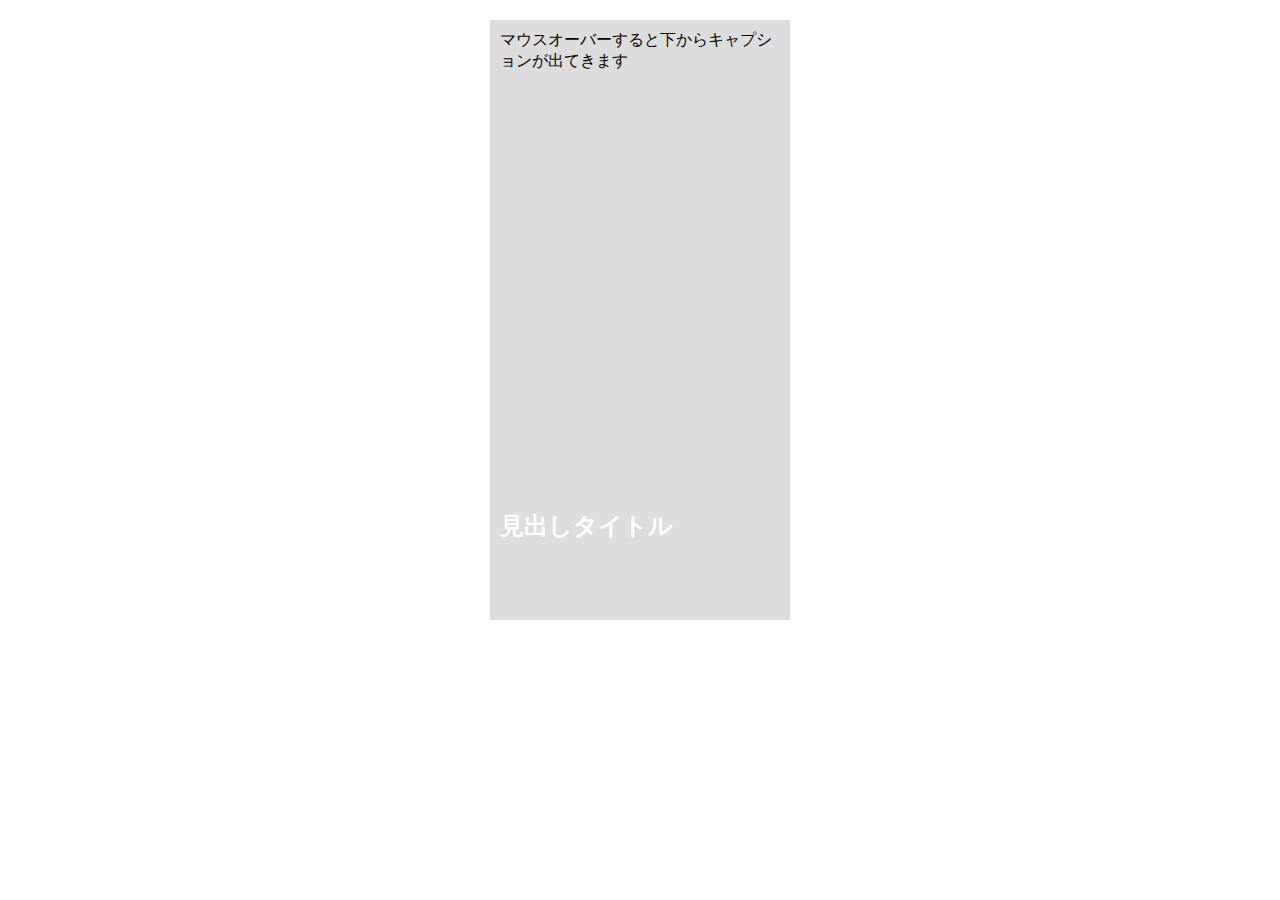
<file: hover/index.html>
<!DOCTYPE html>
<html lang="en">
<head>
    <meta charset="UTF-8">
    <meta name="viewport" content="width=device-width, initial-scale=1.0">
    <title>Document</title>
    <link rel="stylesheet" href="./style.css">
    <script src="https://code.jquery.com/jquery-3.7.1.js" 
        integrity="sha256-eKhayi8LEQwp4NKxN+CfCh+3qOVUtJn3QNZ0TciWLP4=" crossorigin="anonymous"></script>
</head>

<body>
    <div class="content">
        <p class="inner">マウスオーバーすると下からキャプションが出てきます</p>
        <!-- <p class="caption1">Caption</p> -->
        <h2 class="caption1">見出しタイトル</h2>

        <div class="Captionbox">
            <p class="Caption2">
                ダミーテキストダミーテキストダミーテキストダミーテキスト
                ダミーテキストダミーテキストダミーテキストダミーテキスト
                ダミーテキストダミーテキストダミーテキストダミーテキスト
                ダミーテキストダミーテキストダミーテキストダミーテキスト
            </p>
        </div>
    </div>

    <script src="./main.js"></script>
</body>

</html>
</file>
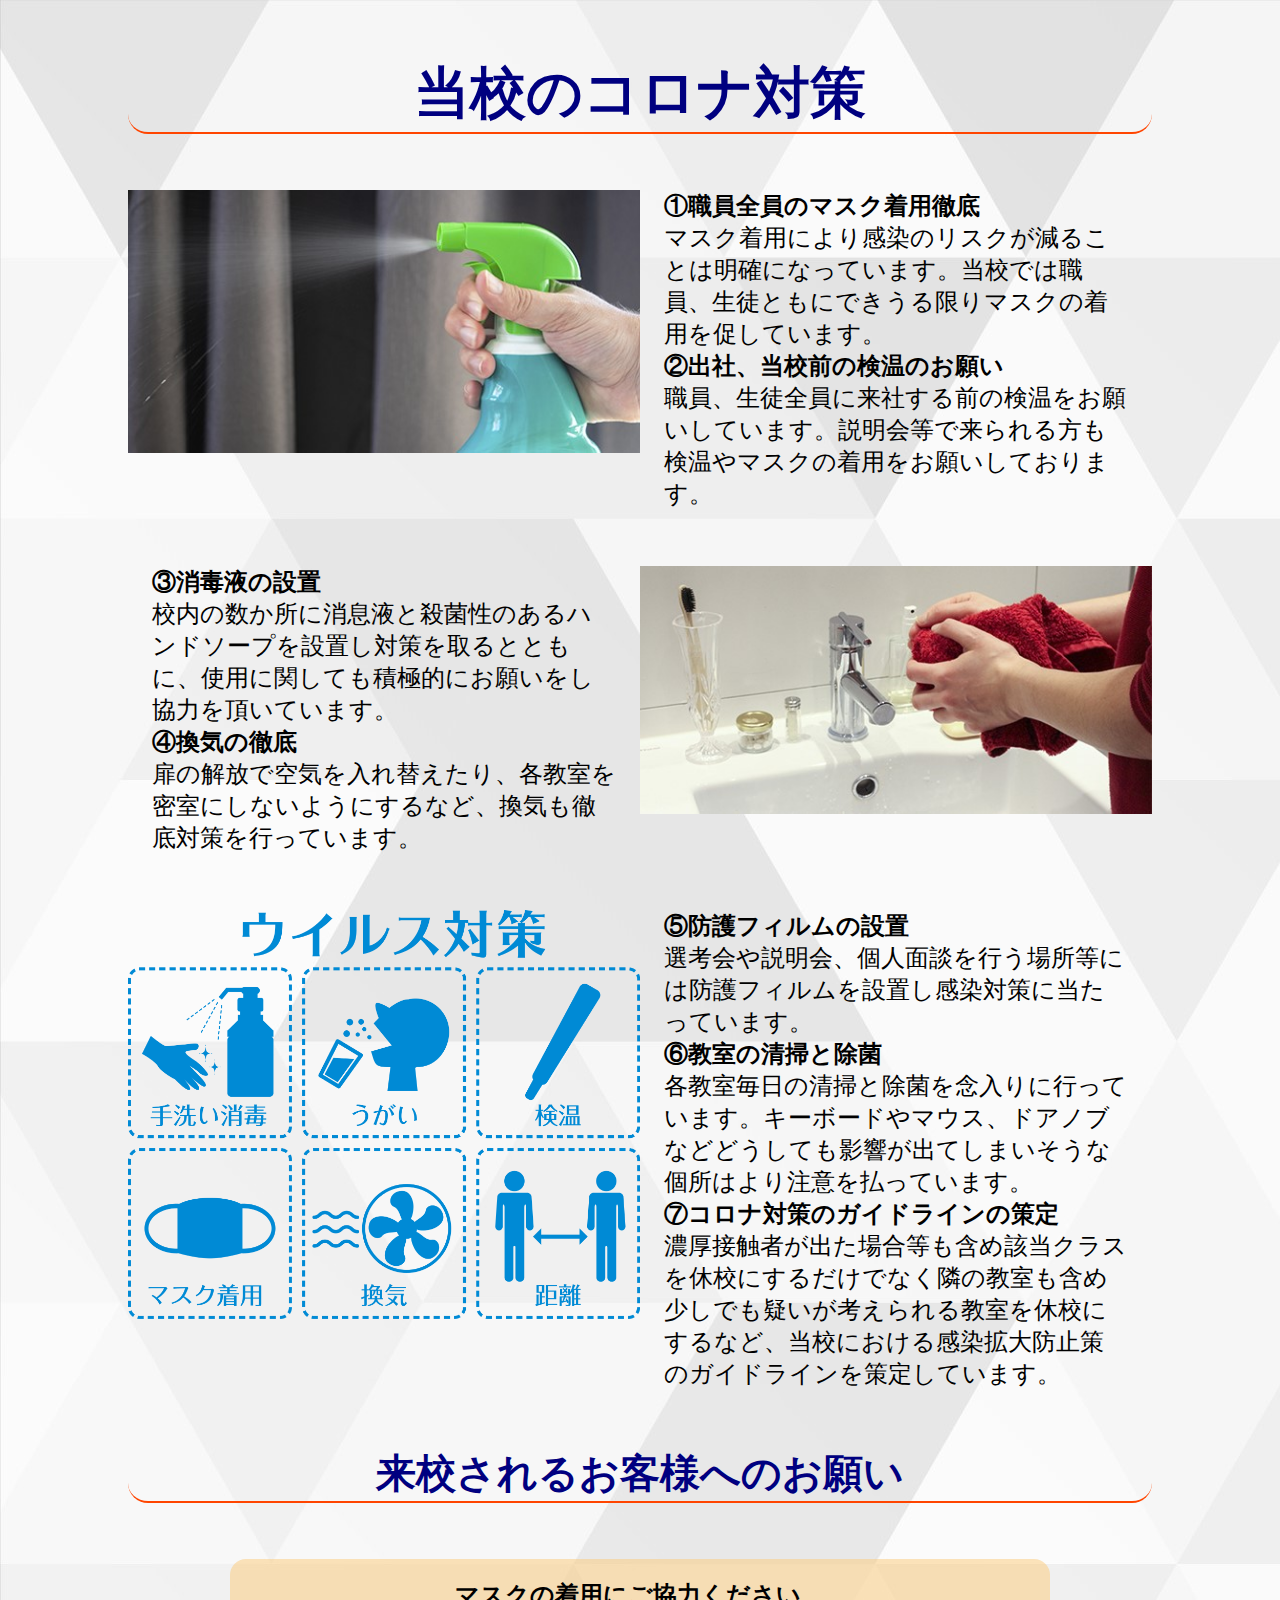
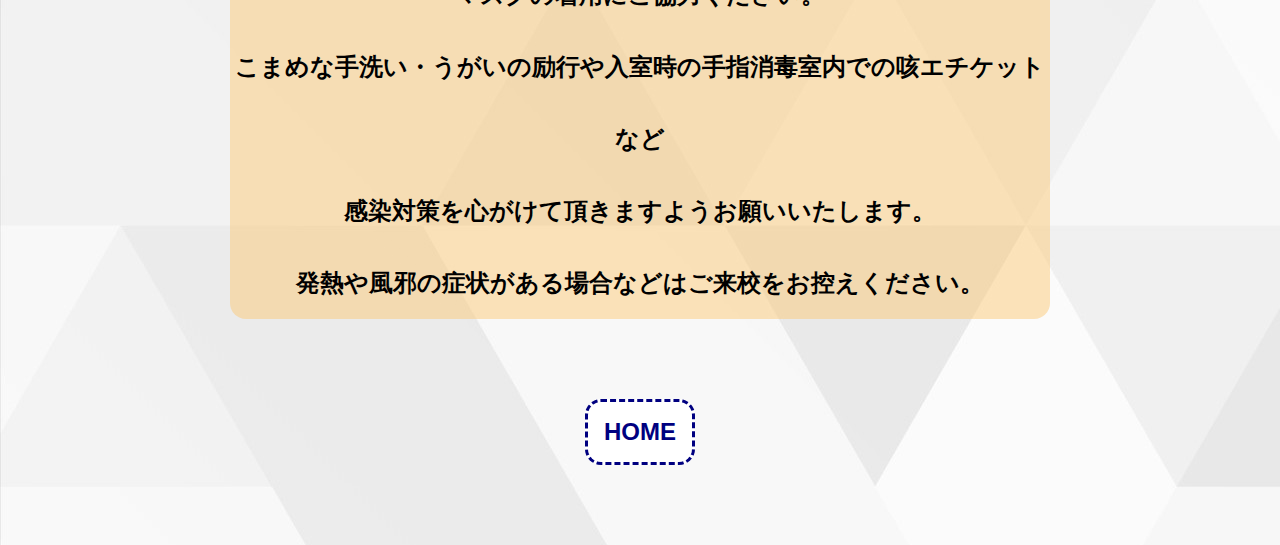
<file: covic.html>
<!DOCTYPE html>
<html lang="en">

<head>
    <meta charset="UTF-8">
    <meta name="viewport" content="width=device-width, initial-scale=1.0">
    <title>当校のコロナ対策について</title>
    <link rel="stylesheet" href="./covic.css">
</head>

<body>
    <div>
        <span></span>
        <span></span>
        <span></span>
    </div>
    <main>
        <section class="covic">
            <h1>当校のコロナ対策</h1>
            <div class="contentbox">
                <div class="content">
                    <div class="imagebox">
                        <img src="./img/covid1.jpg" alt="alt">
                    </div>
                    <div class="textarea">
                        <ul>
                            <li>
                                <h3>①職員全員のマスク着用徹底</h3>
                                <ul>
                                    <li>マスク着用により感染のリスクが減ることは明確になっています。当校では職員、生徒ともにできうる限りマスクの着用を促しています。</li>
                                </ul>
                            </li>
                            <li>
                                <h3>②出社、当校前の検温のお願い</h3>
                                <ul>
                                    <li>職員、生徒全員に来社する前の検温をお願いしています。説明会等で来られる方も検温やマスクの着用をお願いしております。</li>
                                </ul>
                            </li>
                        </ul>
                    </div>
                </div>
                <div class="content reverse">
                    <div class="imagebox">
                        <img src="./img/covid2.jpg" alt="alt">
                    </div>
                    <div class="textarea">
                        <ul>
                            <li>
                                <h3>③消毒液の設置</h3>
                                <ul>
                                    <li>校内の数か所に消息液と殺菌性のあるハンドソープを設置し対策を取るとともに、使用に関しても積極的にお願いをし協力を頂いています。
                                    </li>
                                </ul>
                            </li>
                            <li>
                                <h3>④換気の徹底</h3>
                                <ul>
                                    <li>扉の解放で空気を入れ替えたり、各教室を密室にしないようにするなど、換気も徹底対策を行っています。</li>
                                </ul>
                            </li>
                        </ul>
                    </div>
                </div>
                <div class="content">
                    <div class="imagebox">
                        <img src="./img/covid3.png" alt="alt">
                    </div>
                    <div class="textarea">
                        <ul>
                            <li>
                                <li>
                                    <h3>⑤防護フィルムの設置</h3>
                                    <ul>
                                        <li>選考会や説明会、個人面談を行う場所等には防護フィルムを設置し感染対策に当たっています。</li>
                                    </ul>
                                </li>
                                <li>
                                    <h3>⑥教室の清掃と除菌</h3>
                                    <ul>
                                        <li>各教室毎日の清掃と除菌を念入りに行っています。キーボードやマウス、ドアノブなどどうしても影響が出てしまいそうな個所はより注意を払っています。</li>
                                    </ul>
                                </li>
                                <h3>⑦コロナ対策のガイドラインの策定</h3>
                                <ul>
                                    <li>濃厚接触者が出た場合等も含め該当クラスを休校にするだけでなく隣の教室も含め少しでも疑いが考えられる教室を休校にするなど、当校における感染拡大防止策のガイドラインを策定しています。
                                    </li>
                                </ul>
                            </li>
                        </ul>
                    </div>
                </div>
            </div>
            <div class="message">
                <h2>来校されるお客様へのお願い</h2>
                <div class="msgtext">
                <p>マスクの着用に<br class="tizu">ご協力ください。</p>
                <p>こまめな手洗い・うがいの励行や入室時の手指消毒室内での咳エチケットなど<br>
                    感染対策を心がけて頂きますようお願いいたします。</p>
                <p>発熱や風邪の症状がある場合などは<br class="tizu">ご来校をお控えください。</p>
            </div>
            </div>
        </section>
    </main>
    <div class="btn">
        <button><a href="./index.html">HOME</a></button>
    </div>

</body>

</html>
</file>
<file: hover/style.css>
@charset "utf-8";

* {
    margin: 0;
    padding: 0;
    box-sizing: border-box;
}

.content {
    position:relative;
    background:#ddd;
    margin:20px auto;
    width:300px;
    height:600px;
    overflow:hidden;
}
.inner {
    padding:10px;
}
.caption1 {
    position:absolute;
    left:0;
    top:80%;
    /* background-color: rgba(0, 0, 0, 0.6); */
    color:#fff;
    padding:10px;
    width:100%;
    height:100%;
}

.Captionbox {
    position: absolute;
    top: 0;
    left: 0;
    width: 100%;
    height: 80%;
    /* はみ出た要素を非表示にする */
    overflow: hidden;
}

.Caption2 {
    position: absolute;
    left: 0;
    top: 100%;
    width: 100%;
    height: 100%;
    padding-top: 20%;
}
</file>
<file: covic.css>
@charset "utf-8";

*{
    margin: 0;
    padding: 0;
    box-sizing: border-box;
}

body {
    background:url(./img/back.jpg);
}

main {
    width: 80%;
    margin: 0 auto;
    text-align: center;
}

h1 {
    font-size: 56px;
    border-bottom: 2px solid orangered;
    border-radius: 20px;
    color: navy;
    margin: 56px 0; 
}

h2 {
    font-size: 40px;
    margin: 56px 0;
    border-bottom: 2px solid orangered;
    border-radius: 20px;
    color: navy;
}

h3 {
    font-size: 24px;
}

p {
    font-size: 24px;
    line-height: 1.5em;

}
ul li {
    list-style-type: none;
    font-size: 24px;
}

.subtitle {
    font-weight: bold;
}

.content {
    display: flex;
    margin-bottom: 56px;
    text-align: left;
}

.imagebox {
    width: 50%;
}

.imagebox img{
    width: 100%;
    object-fit: cover;
}

.textarea {
    width: 50%;
    margin: auto;
    padding: 0 24px;
}

.reverse {
    flex-direction: row-reverse;
}

.btn {
    display: flex;
    justify-content: center;
    margin: 80px;
}

button {
    background: white;
    border: 3px dashed navy;
    font-size: 24px;
    padding: 16px;
    border-radius: 16px;
}

button a {
    text-decoration: none;
    color: navy;
    font-weight: bold;
}

.msgtext {
    border-radius: 16px;
    background:  rgba(252, 201, 119, 0.5);
    width: 80%;
    margin: 0 auto;
}

.message p {
    line-height: 3em;
    font-weight: bold;
}

.tizu {
    display: none;
}

@media screen and (max-width: 480px) {
    
    h1 {
        font-size: 40px;
    }

    .imagebox {
        width: 100%;
    }

    .textarea {
        width: 100%;
        padding: 10px 0 0 0;
    }

    ul h3 {
        padding-top: 20px;
    }

    .content {
        display: block;
    }

    .msgtext {
        width: 100%;
    }

    .tizu {
        display: block;
    }
}
</file>
